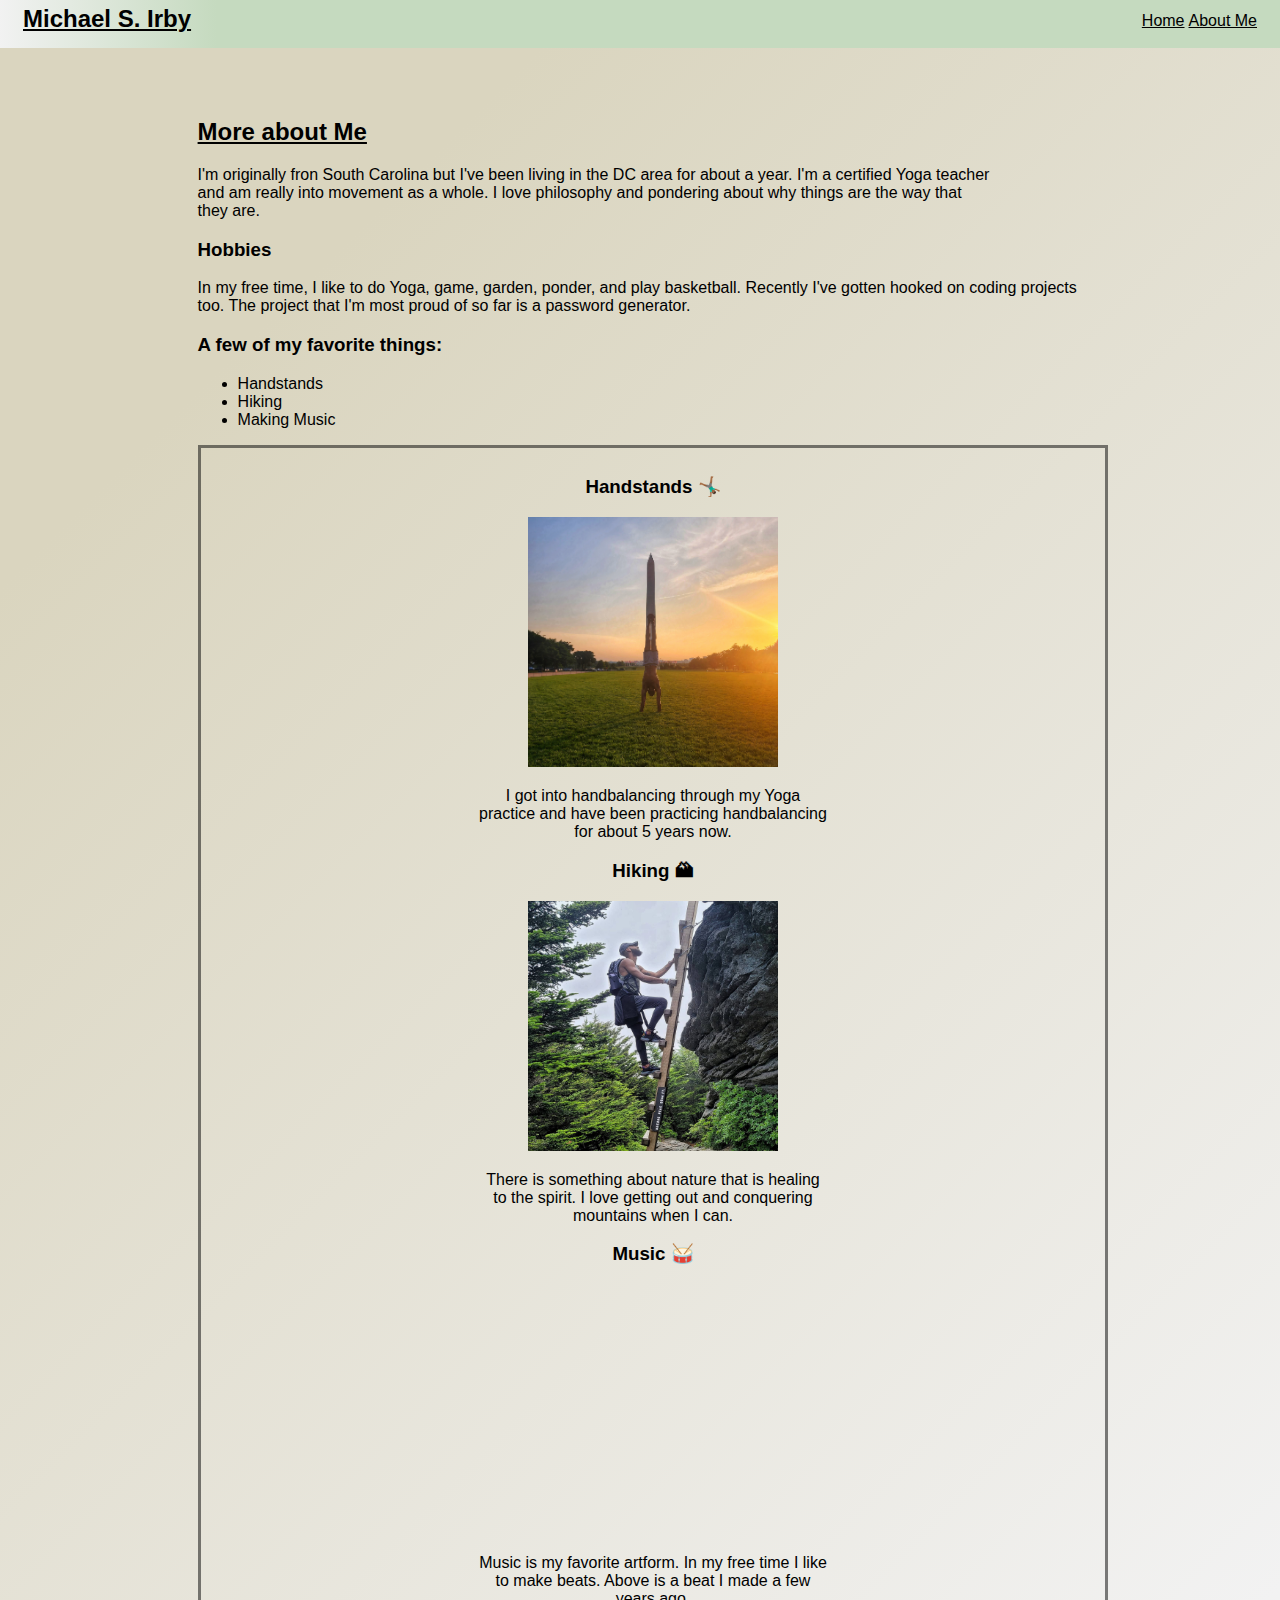
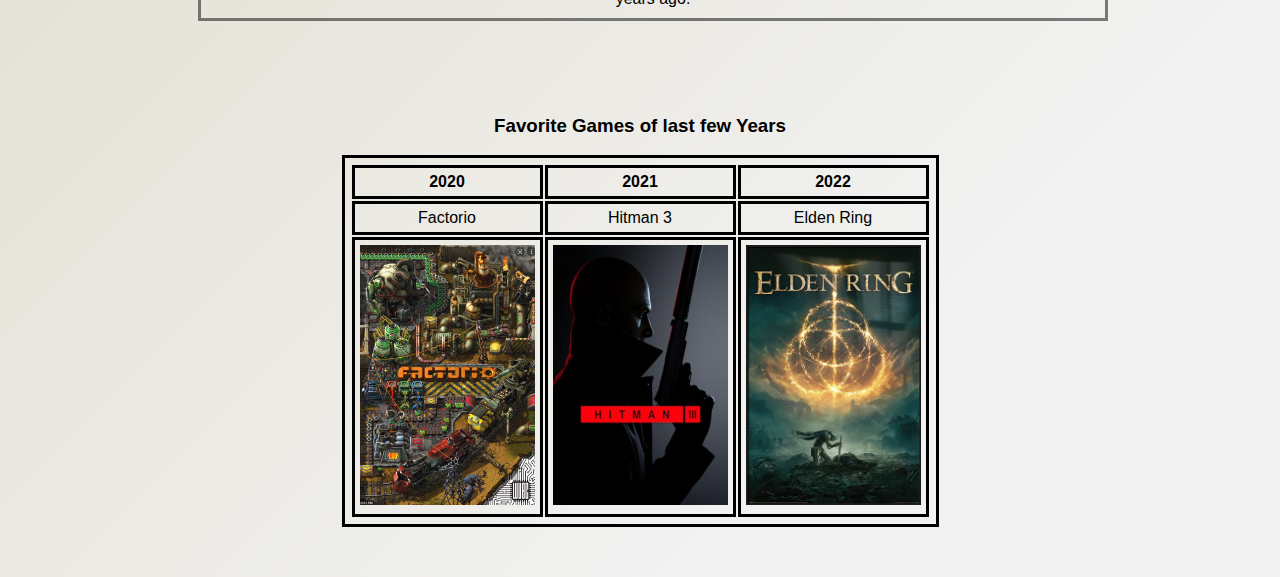
<file: about.html>
<!DOCTYPE html>
<html>
  <head>
    <title>Michael Irby</title>
    <link rel="stylesheet" type="text/css" href="css/style.css" />
  </head>
  <header>
    <div id="navbar">
      <nav>
        <a href="index.html">Home</a>
        <a href="about.html">About Me</a>
      </nav>
    </div>
    <a style="color: black" href="index.html">
      <h2 class="site-title">Michael S. Irby</h2>
    </a>
  </header>
  <body>
    <div class="main-content-about">
      <h2>More about Me</h2>
      <div id="intro-p">
        <p>
          I'm originally fron South Carolina but I've been living in the DC area
          for about a year. I'm a certified Yoga teacher and am really into
          movement as a whole. I love philosophy and pondering about why things
          are the way that they are.
        </p>
      </div>
      <div id="hobbies-div">
        <h3>Hobbies</h3>
        <p>In my free time, I like to do Yoga, game, garden, ponder, and play basketball. Recently I've gotten hooked on coding projects too. The project that I'm most proud of so far is a password generator.</p>
      </div>
      <h3>A few of my favorite things:</h3>
      <ul>
        <li>Handstands</li>
        <li>Hiking</li>
        <li>Making Music</li>
      </ul>
      <div id="fav-things">
        <span id="handstands">
          <h3>Handstands 🤸🏾‍♂️</h3>
          <img src="images/handstand.jpg" style="width: 250px; height: 250px" />
          <p>
            I got into handbalancing through my Yoga practice and have been
            practicing handbalancing for about 5 years now.
          </p>
        </span>
        <span id="hiking">
          <h3>Hiking 🏔</h3>
          <img src="images/mountain.jpg" style="width: 250px; height: 250px" />
          <p>
            There is something about nature that is healing to the spirit. I
            love getting out and conquering mountains when I can.
          </p>
        </span>
        <span id="music">
          <h3 id="beattitle">Music 🥁</h3>
          <iframe
            width="250px"
            height="250px"
            scrolling="no"
            frameborder="no"
            allow="autoplay"
            src="https://w.soundcloud.com/player/?url=https%3A//api.soundcloud.com/tracks/333786649&color=%23ff5500&auto_play=false&hide_related=false&show_comments=true&show_user=true&show_reposts=false&show_teaser=true&visual=true"
          ></iframe>
          <p>
            Music is my favorite artform. In my free time I like to make beats.
            Above is a beat I made a few years ago.
          </p>
        </span>
        <div
          style="
            font-size: 10px;
            color: #cccccc;
            line-break: anywhere;
            word-break: normal;
            overflow: hidden;
            white-space: nowrap;
            text-overflow: ellipsis;
            font-family: Interstate, Lucida Grande, Lucida Sans Unicode,
              Lucida Sans, Garuda, Verdana, Tahoma, sans-serif;
            font-weight: 100;
          "
        >
          <a
            href="https://soundcloud.com/michealsinclair"
            title="MichealSinclair"
            target="_blank"
            style="color: #cccccc; text-decoration: none"
          ></a>
          <a
            href="https://soundcloud.com/michealsinclair/spunk"
            title="Spunk - [Rnb/Trap Beat - Free Download]"
            target="_blank"
            style="color: #cccccc; text-decoration: none"
          ></a>
        </div>
      </div>
      <div id="games-div">
        <h3 id="gametitle">Favorite Games of last few Years</h3>
        <div id="games-table">
          <table>
            <!--creates table-->
            <tr>
              <!--add a new table row-->
              <th>2020</th>
              <th>2021</th>
              <!--add a heading to a particular row-->
              <th>2022</th>
            </tr>
            <tr>
              <td>Factorio</td>
              <!--adds data to the row-->
              <td>Hitman 3</td>
              <td>Elden Ring</td>
            </tr>
            <tr>
              <td>
                <img class="game-art" src="images/factorio.png" />
              </td>
              <td>
                <img class="game-art" src="images/hm3.png" />
              </td>
              <td>
                <img class="game-art" src="images/eldenring.png" />
              </td>
            </tr>
          </table>
        </div>
      </div>
    </div>
  </body>
</html>
</file>
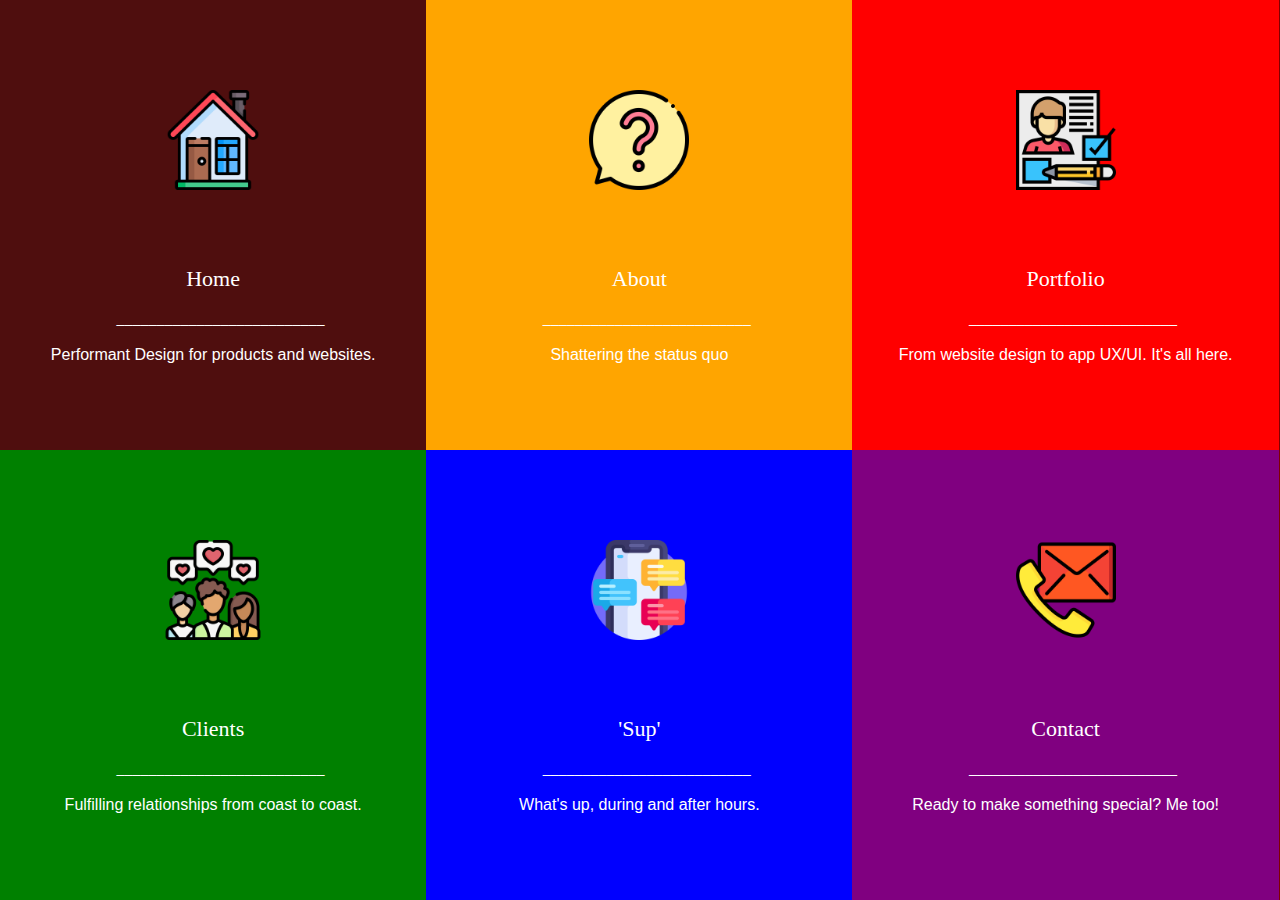
<file: port_practice.html>
<!DOCTYPE html>
<html lang="en">
  <head>
    <meta charset="UTF-8" />
    <meta http-equiv="X-UA-Compatible" content="IE=edge" />
    <meta name="viewport" content="width=device-width, initial-scale=1.0" />
    <link rel="stylesheet" href="/css/portstyle.css" />
  </head>

  <body>
    <div class="container">
      <div class="first-row">
        <div class="first sections">
          <p>
            <br />
            <br />
            <br />
            <br />
            <br />
            <a href="https://www.flaticon.com/free-icons/home" title="home icons">
            <img
              class="icon"  
              src="/images/home.png" 
            />
            </a>
            <br />
            <br />
            <br />
            <br />
            <br />
            <span class="box-text">Home</span><br /><br /><span class="divider"
              >__________________________</span
            ><br /><br /><span class="small-box-text"
              >Performant Design for products and websites.</span
            >
          </p>
        </div>
        <div class="second sections">
          <p>
            <br />
            <br />
            <br />
            <br />
            <br />
            <a href="https://www.flaticon.com/free-icons/question" title="home icons">
                <img
                  class="icon"  
                  src="/images/ask.png" 
                />
                </a>
            <br />
            <br />
            <br />
            <br />
            <br />
            <span class="box-text">About</span><br /><br /><span class="divider"
              >__________________________</span
            ><br /><br /><span class="small-box-text"
              >Shattering the status quo</span
            >
          </p>
        </div>
        <div class="third sections">
          <p>
            <br />
            <br />
            <br />
            <br />
            <br />
            <a href="https://www.flaticon.com/free-icons/portfolio" title="home icons">
                <img
                  class="icon"  
                  src="/images/port.png" 
                />
                </a>
            <br />
            <br />
            <br />
            <br />
            <br />
            <span class="box-text">Portfolio</span><br /><br /><span
              class="divider"
              >__________________________</span
            ><br /><br /><span class="small-box-text"
              >From website design to app UX/UI. It's all here.</span
            >
          </p>
        </div>
      </div>
      <div class="second-row">
        <div class="fourth sections">
          <p>
            <br />
            <br />
            <br />
            <br />
            <br />
            <a href="https://www.flaticon.com/free-icons/client" title="client icons">
                <img
                  class="icon"  
                  src="/images/client.png" 
                />
                </a>
            <br />
            <br />
            <br />
            <br />
            <br />
            <span class="box-text">Clients</span><br /><br /><span
              class="divider"
              >__________________________</span
            ><br /><br /><span class="small-box-text"
              >Fulfilling relationships from coast to coast.</span
            >
          </p>
        </div>
        <div class="fifth sections">
          <p>
            <br />
            <br />
            <br />
            <br />
            <br />
            <a href="https://www.flaticon.com/free-icons/chat-box" title="chat box icons">
                <img
                  class="icon"  
                  src="/images/chat.png" 
                />
                </a>
            <br />
            <br />
            <br />
            <br />
            <br />
            <span class="box-text">'Sup'</span><br /><br /><span class="divider"
              >__________________________</span
            ><br /><br /><span class="small-box-text"
              >What's up, during and after hours.</span
            >
          </p>
        </div>
        <div class="sixth sections">
          <p>
            <br />
            <br />
            <br />
            <br />
            <br />
            <a href="https://www.flaticon.com/free-icons/contact" title="contact icons">
                <img
                  class="icon"  
                  src="/images/contact.png" 
                />
                </a>
            <br />
            <br />
            <br />
            <br />
            <br />
            <span class="box-text">Contact</span><br /><br /><span
              class="divider"
              >__________________________</span
            ><br /><br /><span class="small-box-text"
              >Ready to make something special? Me too!</span
            >
          </p>
        </div>
      </div>
    </div>
  </body>
</html>
</file>
<file: css/style.css>
h1, h3  {
    font-family: Helvetica, sans-serif;
}
h2 {
    font-family: Helvetica, sans-serif;
    text-decoration: underline;
}
a {
    font-family: Helvetica, sans-serif;
}
p {
    font-size: 1em;
    font-family: 'Segoe UI', Tahoma, Geneva, Verdana, sans-serif;
}

li {
    font-family: 'Segoe UI', Tahoma, Geneva, Verdana, sans-serif;
}

ul {
    font-family: Arial;
}
body {
    position: relative;
    background: rgb(218,213,191);
    background: linear-gradient(135deg, rgba(218,213,191,1) 17%, rgba(242,242,242,1) 83%);
}
header {
    background: linear-gradient(90deg, rgba(242,242,242,1) 0%, rgba(197,218,191,1) 17%);
    height: 50px;
    margin-left: -10px;
    margin-right: -10px;
    margin-top: -10px;
}

.main-content {
    margin-left: 15%;
    margin-right: 15%;
    width: auto;
    position:relative;
    padding-top: 50px;
}

.main-content-about {
    width: auto;
    position:relative;
    padding-top: 50px;
    margin-left: 15%;
    margin-right: 15%;
}

#navbar {
    float: right;
    height: 25px;
    margin-right: 25px;
    margin-top: 14px;
}

#navbar, a {
    color: black;
}

#home-p {
    font-size: 16px;
    border-style: solid;
    border-color: black;
    padding: 5px;
    margin-left: 25%;
    margin-right: 25%;
    display: block;
    text-align: center;
    font-family: 'Segoe UI', Tahoma, Geneva, Verdana, sans-serif;
}
#languages {
    text-align: center;
    margin-bottom: 20px;

}
#intro-section {
    text-align: center;
}
#title-pic {
    border-radius: 50%;
    border-style: solid;
    border-width: 10px;
    border-color: #9E768F;
}
.site-title {
    position: relative;
    float: left;
    height: 25px;
    margin-top: 7px;
    margin-left: 25px;
}
#intro-p {
    margin-left: 0%;
    margin-right: 10%;
    text-align: left;

}

#fav-things {
    height: auto;
    width: 100%;
    margin-left: 0%;
    margin-right: 10%;
    text-align: center;
    margin-bottom: 75px;
    position: static;
    padding: 10px;
    border-color:  rgba(0, 0, 0, .5);
    border-style: solid;
    font-family: 'Segoe UI', Tahoma, Geneva, Verdana, sans-serif;
}

#fav-things, span {
    display: inline-block;
    font-family: 'Segoe UI', Tahoma, Geneva, Verdana, sans-serif;
}
#handstands, #hiking, #music {
    height: 200px;
    width: 350px;
    margin-left: 50px;
    margin-right: 50px;
}

#github-div {
    position: static;
    margin-top: 10px;
}
#hobbies-div {
    position: static;
 
 }
 #games-div {
    position: static;
    text-align: center;
    display: block;
 }

 #games-table {
    margin-bottom: 50px;
 }

 #gametitle {
    text-align: center;
 }

 form {
    padding: 15px;
    background-color: white;
    font-style: italic;
    border-style: solid;
    font-weight: 900px;
    font-family: 'Segoe UI', Tahoma, Geneva, Verdana, sans-serif;
    position: static;
    margin-left: 25%;
    margin-right: 25%;
    margin-bottom: 100px;
 }
 #form-title {
    font-style: normal;
 }
#youtube-video {
    text-align: center;
}

 input[type=button] {
    color: black;
    background-color: rgb(225, 225, 225);
    padding: 5px;
    margin-top: 10px;
 }

 input[type=button]:hover {
    color: black;
    background-color: cadetblue;
    padding: 5px;
    cursor: pointer;
    background: #e6e6e6
 }
#submit-button {
    outline: none;
    margin-top: 10px;
    background: linear-gradient(#eee, #c0c0c09e);
    border-radius: 15%;
    border-style: solid;
    font-family: 'Segoe UI', Tahoma, Geneva, Verdana, sans-serif;

}

 input[type=text]:focus {
    color: black;
    background-color: lightblue;
    transition: 2s;
 }
 table, tr, th, td {
    position: static;
    width: "50%";
    border: solid;
    padding: 5px;
    text-align: center;
    font-family: 'Segoe UI', Tahoma, Geneva, Verdana, sans-serif;
 }

 td img {
    width: 100px;
    height: 100px;
 }

 .game-art {
    width: 175px;
    height: 260px;

 }

 table {
    margin: auto;
 }
</file>
<file: css/portstyle.css>
*{
    margin: 0;
    padding: 0;
}

html, body {
    height: 100%;
    width: 100%;
    background-color: pink;
}


.container {
    background-color: grey;
    height: 100%;
    width: 100%;
    color: white;
}
.sections {
    margin-right: -4px;
    font-family: Impact, Haettenschweiler, 'Arial Narrow Bold', sans-serifs;
}


.first-row {
    display: block;
    background-color: maroon;
    height: 50%;
    width: 100%;
    
}

.first {
    display: inline-block;
    width: 33.3%;
    height: 100%;
    background-color: hwb(44 13% 9%);
    text-align: center;
}

.first:hover {
    background:rgba(29, 27, 27, 0.5);
    transition: 0.17s;
} 

.second {
    display: inline-block;
    width: 33.3%;
    height: 100%;
    background-color: orange;
    text-align: center;
}
.second:hover {
    background:rgba(29, 27, 27, 0.5);
    transition: 0.17s;
} 
.third {
    display: inline-block;
    width: 33.3%;
    height: 100%;
    background-color: red;
    text-align: center;
}
.third:hover {
    background:rgba(29, 27, 27, 0.5);
    transition: 0.17s;
} 
.second-row {
    display: block;
    background-color: maroon;
    height: 50%;
    width: 100%;
}
.fourth {
    display: inline-block;
    width: 33.3%;
    height: 100%;
    background-color: green;
    text-align: center;
}
.fourth:hover {
    background:rgba(29, 27, 27, 0.5);
    transition: 0.17s;
} 
.fifth {
    display: inline-block;
    width: 33.3%;
    height: 100%;
    background-color: blue;
    text-align: center;
}
.fifth:hover {
    background:rgba(29, 27, 27, 0.5);
    transition: 0.17s;
} 
.sixth {
    display: inline-block;
    width: 33.3%;
    height: 100%;
    background-color: purple;
    text-align: center;
}
.sixth:hover {
    background:rgba(29, 27, 27, 0.5);
    transition: 0.17s;
} 
.box-text {
    padding: 15px;
    font-size: 22px;
}
.small-box-text {
    padding: 15px;
    font-size: 16px;
    font-family: 'Segoe UI', Tahoma, Geneva, Verdana, sans-serif;
    
}
.divider {
    padding-left: 15px;
}
.icon {
    width: 100px;
    height: 100px;

}
</file>
